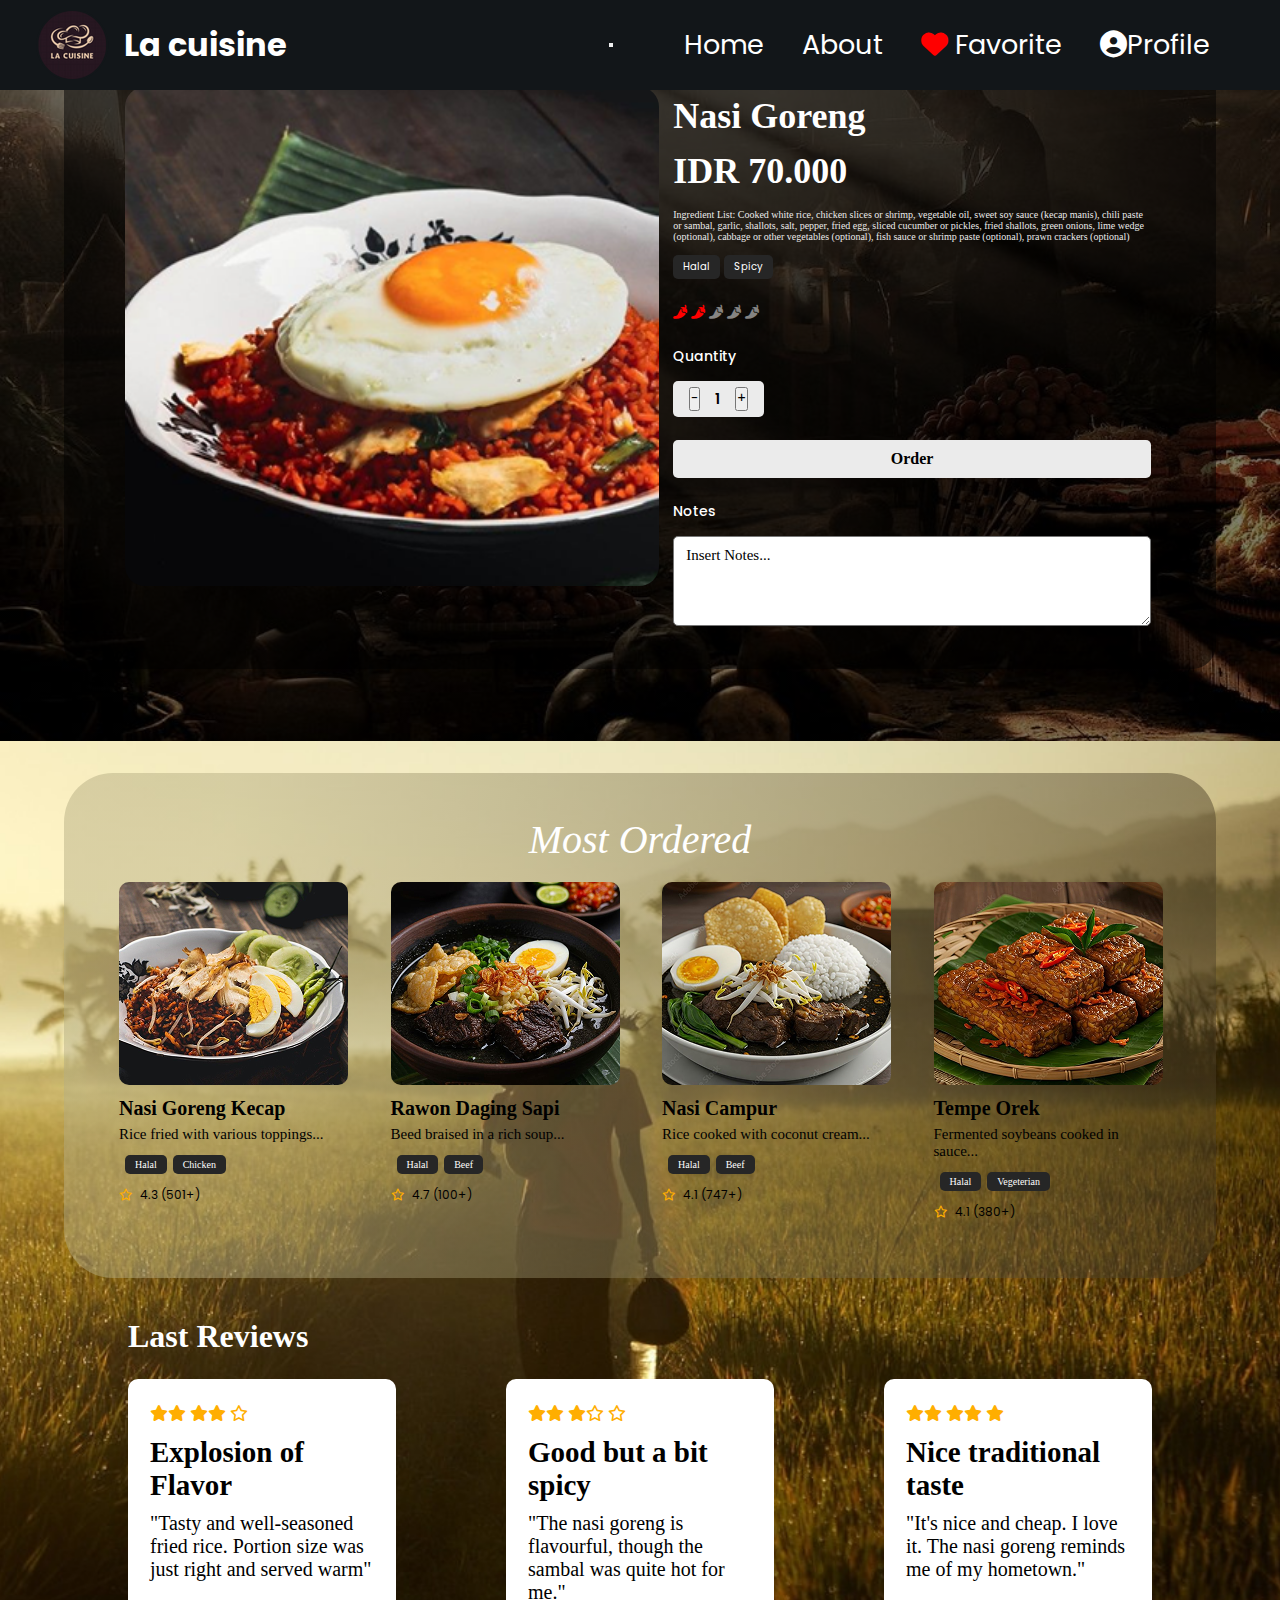
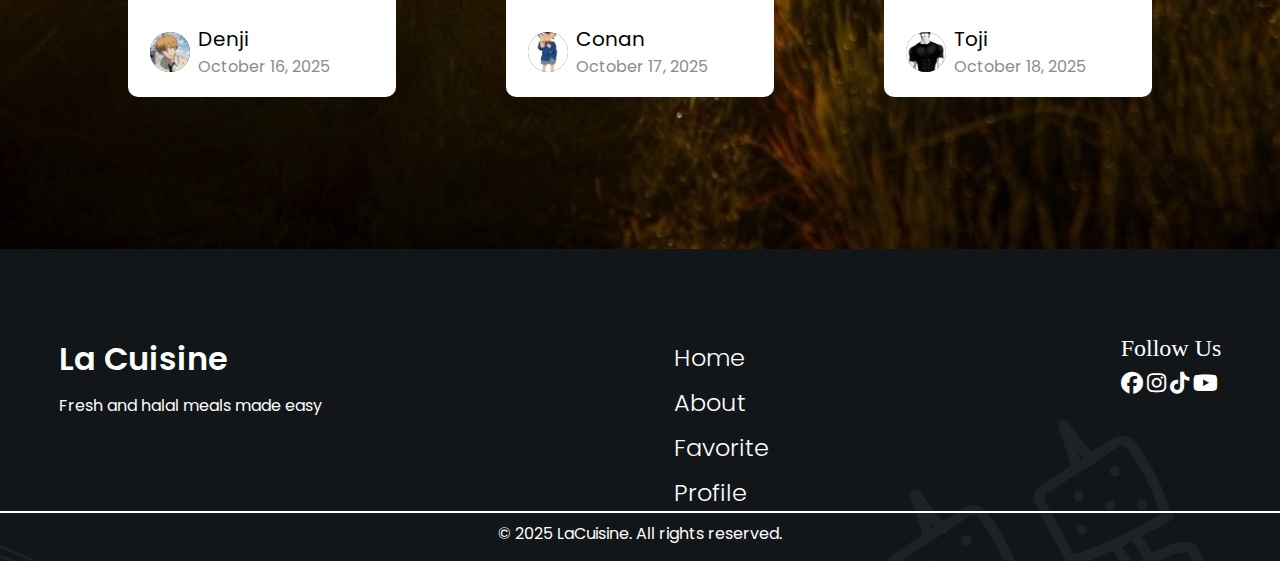
<file: Jeff_tasks/food_details.html>
<!DOCTYPE html>
<html lang="en">
<head>
    <meta charset="UTF-8">
    <meta name="viewport" content="width=device-width, initial-scale=1.0">
    <title>food_details</title>
    <link rel="stylesheet" href="food_details.css"/>

    <link rel="stylesheet" href="https://cdnjs.cloudflare.com/ajax/libs/font-awesome/6.5.0/css/all.min.css">
    <link rel="stylesheet" href="../Mamy_Jean_tasks/style.css">
    <link rel="stylesheet" href="../Mamy_Jean_tasks/header_responsive.css">

    <!-- La Cuisine Font -->

<link rel="preconnect" href="https://fonts.googleapis.com">
<link rel="preconnect" href="https://fonts.gstatic.com" crossorigin>
<link href="https://fonts.googleapis.com/css2?family=Inria+Serif:ital,wght@0,300;0,400;0,700;1,300;1,400;1,700&family=Inter:ital,opsz,wght@0,14..32,100..900;1,14..32,100..900&display=swap" rel="stylesheet">

</head>
<body>
    
<!-- header -->

    <header class="header">
        <nav>
            <div class="logo">
                <img src="../images/logo.png" alt="">
                <h1>La cuisine</h1>
            </div>


            <button class="hamburger" id="hamburger">
                <span></span>
                <span></span>
                <span></span>
            </button>


            <div class="navbar">
                <a href="../Mamy_Jean_tasks/home_MamyJean.html">Home</a>
                <a href="../Mamy_Jean_tasks/home_MamyJean.html#about">About</a>
                <a href="../Dea_tasks/dea_favorite.html"><i class="fa-solid fa-heart"></i> Favorite</a>
                <a href="../Mamy_Jean_tasks/settings.html"><i class="fa-solid fa-circle-user"></i>Profile</a>
            
            </div>
        </nav>

    </header>

    <div class="nav-overlay" id="navOverlay"></div>

<!-- 1/3rd top of the food details -->

<main class="food-detail">
    <section class="one-third-top">
        <div class="card">
            <div class="float-bar"> 
                <img src="../images/image 8.png" alt="Nasi Goreng">
            </div>
            
            <div class="details">
                <h1>Nasi Goreng</h1>
                <p class="pricing">IDR 70.000</p>

                <p class="desc">
                    Ingredient List:
    Cooked white rice, chicken slices or shrimp, vegetable oil, sweet soy sauce (kecap manis), chili paste or sambal, garlic, shallots, salt, pepper, fried egg, sliced cucumber or pickles, fried shallots, green onions, lime wedge (optional), cabbage or other vegetables (optional), fish sauce or shrimp paste (optional), prawn crackers (optional)
                </p>

                <div class="tags">
                    <span class="tag">Halal</span>
                    <span class="tag-spicy">Spicy</span>
                </div>

                <div class="forms">
                    <div class="fire-icon">
                        <i class="fa-solid fa-pepper-hot active"></i>
                        <i class="fa-solid fa-pepper-hot active"></i>
                        <i class="fa-solid fa-pepper-hot"></i>
                        <i class="fa-solid fa-pepper-hot"></i>
                        <i class="fa-solid fa-pepper-hot"></i>
                    </div>
                </div>

                <div class="forms">
                    <label>Quantity</label>
                    <div class="quantity-selector">
                        <button class="minus-button">-</button>
                        <span class="amount">1</span>
                        <button class="plus-button">+</button>
                    </div>
                </div>

                <div class="forms">
                    <button class="order-button">Order</button>
                </div>

                <div class="forms">
                    <label for="notes">Notes</label>
                    <textarea id="notes" placeholder="Insert Notes..."></textarea>
                </div>
            </div>
        </div>
    </section>


    <!-- order popup -->
    <div class="order-popup-overlay" id="order-popup">
        <div class="order-popup">
            <span class="close-popup" id="close-popup">&times;</span>

            <h2>Order Placed!</h2>
            <p>Your Order is Sent Into The Kitchen</p>

            <button class="open-bill-btn" id="open-bill-button">See Ordered Items</button>
        </div>
    </div>

<script>
document.addEventListener("DOMContentLoaded", () => {
    const orderButton   = document.querySelector(".order-button");
    const popupOverlay  = document.getElementById("order-popup");
    const closePopup    = document.getElementById("close-popup");
    const openBillBtn   = document.getElementById("open-bill-button");

    orderButton.addEventListener("click", () => {
        const name     = document.querySelector(".details h1").textContent.trim();
        const price    = document.querySelector(".pricing").textContent.trim();
        const quantity = parseInt(document.querySelector(".amount").textContent.trim(), 10);
        const notes    = document.getElementById("notes").value.trim() || "No notes";
        const imageSrc = document.querySelector(".float-bar img").getAttribute("src");

        const order = {
            name: name,
            price: price,
            quantity: quantity,
            notes: notes,
            imageSrc: imageSrc,
            status: "Processing"
        };

        const existingOrders = JSON.parse(localStorage.getItem("orders") || "[]");
        existingOrders.push(order);
        localStorage.setItem("orders", JSON.stringify(existingOrders));

        popupOverlay.style.display = "flex";
    });

    closePopup.addEventListener("click", () => {
        popupOverlay.style.display = "none";
    });

    popupOverlay.addEventListener("click", (e) => {
        if (e.target === popupOverlay) {
            popupOverlay.style.display = "none";
        }
    });

    openBillBtn.addEventListener("click", () => {
        window.location.href = "./ordered_page.html";
    });
});
</script>


    <!-- middle most ordered section -->
    <div class="most-ordered-n-review-bg">
        <section class="most-ordered">
            <div class="most-ordered-cards">
                <h2 class="most-ordered-title">Most Ordered</h2>

                <div class="popular-dish-cards">
                    <article class="dish-cards">
                        <img src="../images/image 9.png" alt="Nasi Goreng Kecap">
                        <h3>Nasi Goreng Kecap</h3>
                        <p> Rice fried with various toppings...</p>

                        <div class="dish-tag">
                            <span class="tag">Halal</span>
                            <span class="tag">Chicken</span>
                        </div>

                        <div class="dish-rating">
                            <span class="rating">
                                <i class="fa-regular fa-star"></i> 4.3 (501+)
                            </span>
                        </div>
                    </article>

                    <article class="dish-cards">
                        <img src="../images/image 10.png" alt="Rawon Daging Sapi">
                        <h3>Rawon Daging Sapi</h3>
                        <p>Beed braised in a rich soup...</p>

                        <div class="dish-tag">
                            <span class="tag">Halal</span>
                            <span class="tag">Beef</span>
                        </div>

                        <div class="dish-rating">
                            <span class="rating">
                                <i class="fa-regular fa-star"></i> 4.7 (100+)
                            </span>
                        </div>
                    </article>

                    <article class="dish-cards">
                        <img src="../images/image 11.png" alt="Nasi Campur">
                        <h3>Nasi Campur</h3>
                        <p>Rice cooked with coconut cream...</p>

                        <div class="dish-tag">
                            <span class="tag">Halal</span>
                            <span class="tag">Beef</span>
                        </div>

                        <div class="dish-rating">
                            <span class="rating">
                                <i class="fa-regular fa-star"></i> 4.1 (747+)
                            </span>
                        </div>
                    </article>

                    <article class="dish-cards">
                        <img src="../images/image 12.png" alt="Tempe Orek">
                        <h3>Tempe Orek</h3>
                        <p>Fermented soybeans cooked in sauce...</p>

                        <div class="dish-tag">
                            <span class="tag">Halal</span>
                            <span class="tag">Vegeterian</span>
                        </div>

                        <div class="dish-rating">
                            <span class="rating">
                                <i class="fa-regular fa-star"></i> 4.1 (380+)
                            </span>
                        </div>
                    </article>
                </div>

            </div>
        </section>

    <!-- bottom review area-->

        <section class="reviews">
            <h2 class="reviews-title">Last Reviews</h2>

            <div class="reviews-area">
                <article class="review-card">
                    <div class="stars">
                        <i class="fa-solid fa-star"></i><i class="fa-solid fa-star"></i>
                        <i class="fa-solid fa-star"></i><i class="fa-solid fa-star"></i>
                        <i class="fa-regular fa-star"></i>
                    </div>

                    <h3>Explosion of Flavor</h3>
                    <p>"Tasty and well-seasoned fried rice. Portion size was just right and served warm"</p>
                    <div class="reviewer-acc">
                        <div class="user">
                            <img class="reviewer-pfp" src="../images/29e8ddefd7fd94b32e77c06716a78b1d (1).jpg" alt="User Avatar">
                            <div class="user-info">
                                <span class="reviewer-name">Denji</span>
                                <span class="review-date">October 16, 2025</span>
                            </div>
                        </div>
                    </div>
                </article>

                <article class="review-card">
                    <div class="stars">
                        <i class="fa-solid fa-star"></i><i class="fa-solid fa-star"></i>
                        <i class="fa-solid fa-star"></i><i class="fa-regular fa-star"></i>
                        <i class="fa-regular fa-star"></i>
                    </div>

                    <h3>Good but a bit spicy</h3>
                    <p>"The nasi goreng is flavourful, though the sambal was quite hot for me."</p>
                    <div class="reviewer-acc">
                        <div class="user">
                            <img class="reviewer-pfp" src="../images/9dde31869bbbf6b2ca15cafffce9f38e.jpg" alt="User Avatar">
                            <div class="user-info">
                                <span class="reviewer-name">Conan</span>
                                <span class="review-date">October 17, 2025</span>
                            </div>
                        </div>
                    </div>
                </article>

                <article class="review-card">
                    <div class="stars">
                        <i class="fa-solid fa-star"></i><i class="fa-solid fa-star"></i>
                        <i class="fa-solid fa-star"></i><i class="fa-solid fa-star"></i>
                        <i class="fa-solid fa-star"></i>
                    </div>

                    <h3>Nice traditional taste</h3>
                    <p>"It's nice and cheap. I love it. The nasi goreng reminds me of my hometown."</p>
                    <div class="reviewer-acc">
                        <div class="user">
                            <img class="reviewer-pfp" src="../images/54cd7a8b16504a5c364b93b957c11a7a.jpg" alt="User Avatar">
                            <div class="user-info">
                                <span class="reviewer-name">Toji</span>
                                <span class="review-date">October 18, 2025</span>
                            </div>
                        </div>
                    </div>
                </article>
                
            </div>
        </section>
    </div>
</main>


    <!-- footer -->

    <footer>
        <div class="footer-content">
            <div class="footer-element">
                <h1>La Cuisine</h1>
                <p>Fresh and halal meals made easy</p>
            </div>
            <div class="footer-element">
                <div class="link">
                    <a href="../Mamy_Jean_tasks/home_MamyJean.html">Home</a>
                    <a href="../Mamy_Jean_tasks/home_MamyJean.html#about">About</a>
                    <a href="../Dea_tasks/dea_favorite.html">Favorite</a>
                    <a href="../Mamy_Jean_tasks/settings.html">Profile</a>
                </div>
            </div>
            <div class="footer-element">
                <p class="follow">Follow Us</p>
                <div class="icon">
                    <i class="fa-brands fa-facebook"></i>
                    <i class="fa-brands fa-instagram"></i>
                    <i class="fa-brands fa-tiktok"></i>
                    <i class="fa-brands fa-youtube"></i>

                </div>

            </div>
        </div>
        <div class="hr"></div>
        <div class="copyright">
            <p>&copy; 2025 LaCuisine. All rights reserved.</p>
        </div>
    </footer>

<script src="style.js"></script>
<script src="../Mamy_Jean_tasks/humberger_Mamyjean.js"></script>
</body>
</html>
</file>
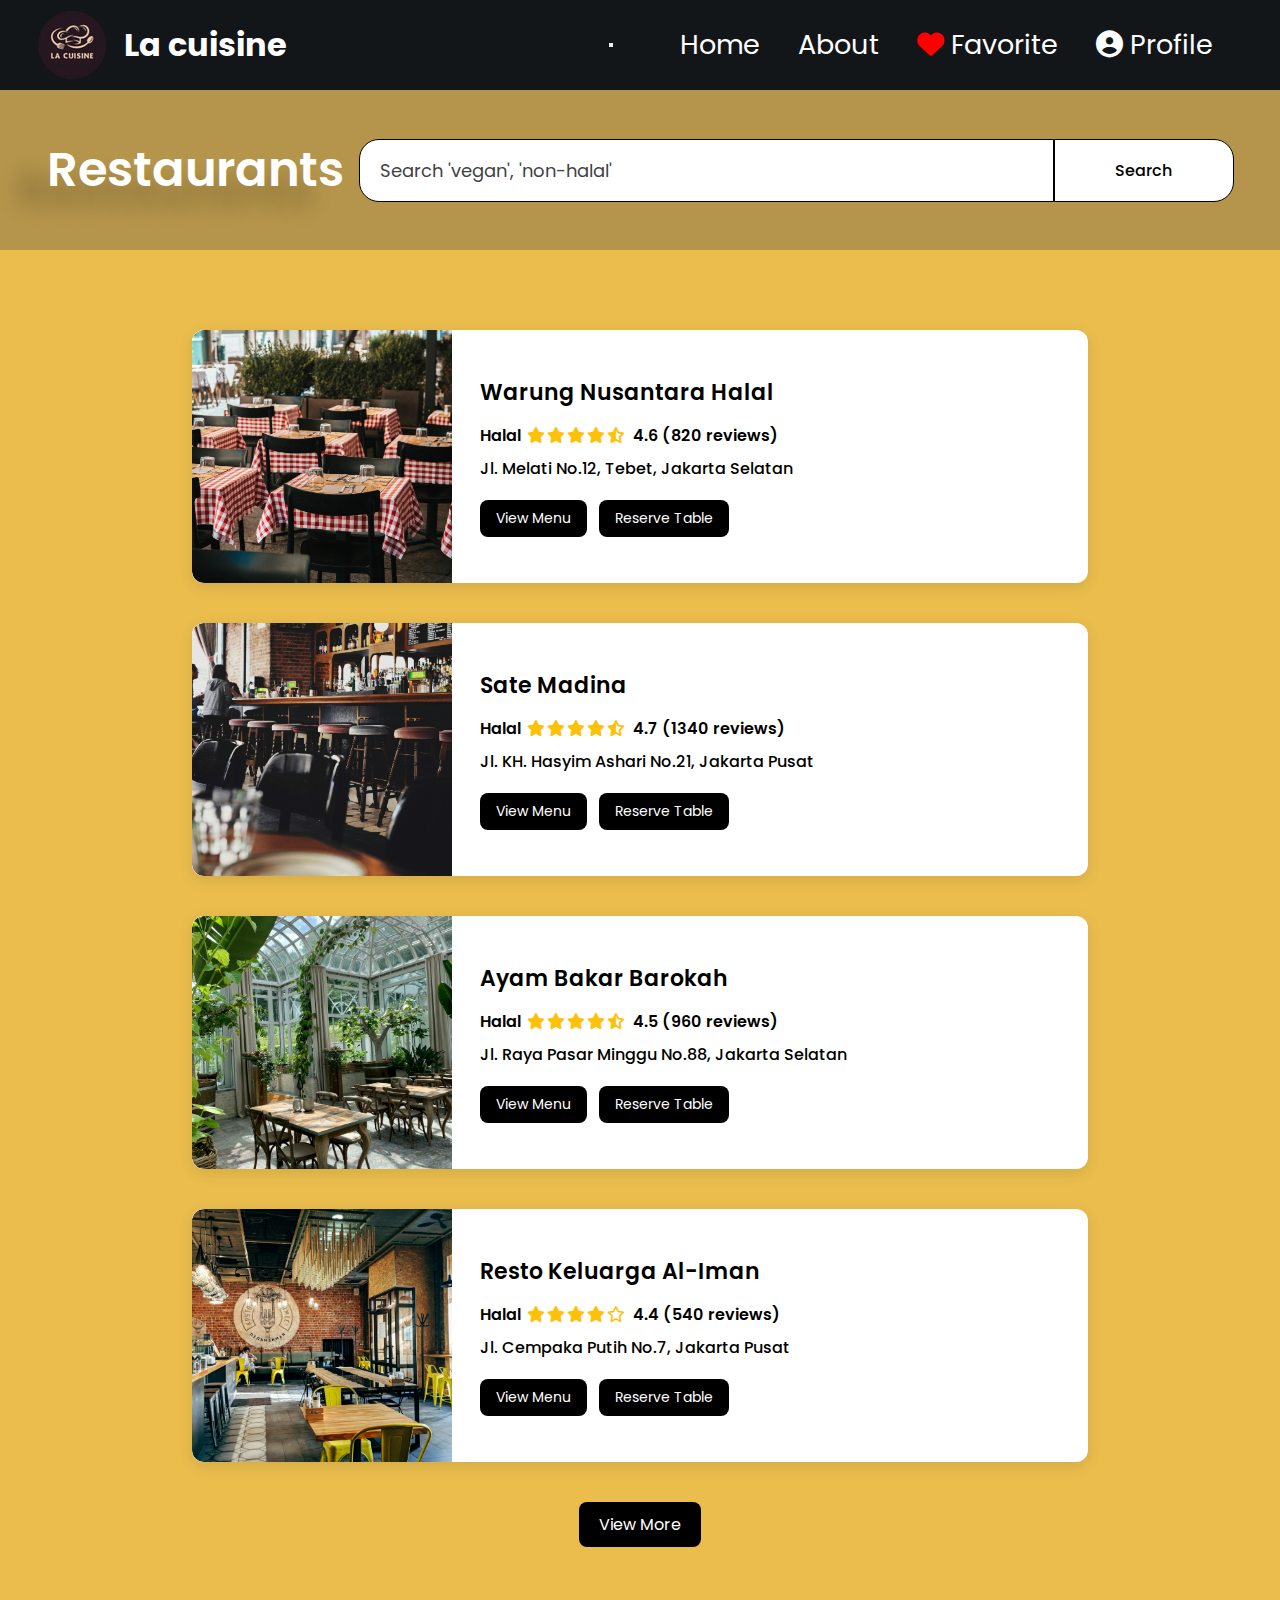
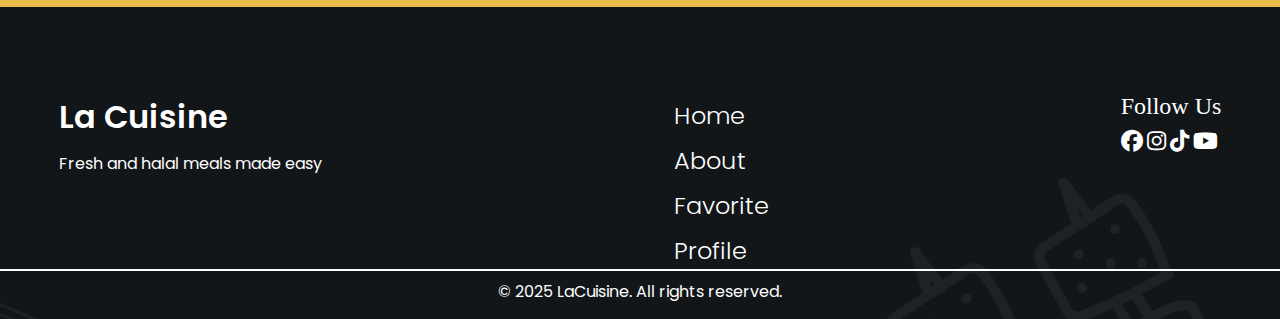
<file: Mamy_Jean_tasks/restaurant_Mamyjean.html>
<!DOCTYPE html>
<html lang="en">

<head>
    <meta charset="UTF-8">
    <meta name="viewport" content="width=device-width, initial-scale=1.0">

    <link rel="stylesheet" href="style.css">
    <link rel="stylesheet" href="restaurant.css">
    <link rel="stylesheet" href="header_responsive.css">
    <link rel="stylesheet" href="https://cdnjs.cloudflare.com/ajax/libs/font-awesome/6.5.0/css/all.min.css">

    <title>Restaurants</title>
</head>

<body>

    <!-- HEADER -->
    <header class="header">
        <nav>
            <div class="logo">
                <img src="../images/logo.png" alt="">
                <h1>La cuisine</h1>
            </div>

            <button class="hamburger" id="hamburger">
                <span></span>
                <span></span>
                <span></span>
            </button>

            <div class="navbar">
                <a href="./home_MamyJean.html">Home</a>
                <a href="./home_MamyJean.html#about">About</a>
                <a href="../Dea_tasks/dea_favorite.html"><i class="fa-solid fa-heart"></i> Favorite</a>
                <a href="./settings.html"><i class="fa-solid fa-circle-user"></i> Profile</a>
            </div>
        </nav>
    </header>

    <div class="nav-overlay" id="navOverlay"></div>

    <!-- MAIN -->
    <main>
        <section id="restaurant">

            <!-- SEARCH BAR -->
            <div class="search-restaurant">
                <h1>Restaurants</h1>

                <div class="input-restaurant">
                    <input id="restaurantSearch" type="text" placeholder="Search 'vegan', 'non-halal'">
                    <button id="restaurantSearchBtn">Search</button>
                </div>

            </div>

            <!-- DYNAMIC LIST -->
            <div id="restaurantList"></div>

            <!-- VIEW MORE BUTTON -->
            <button id="viewMoreBtn" style="
        display:none;
        margin:20px auto;
        padding:10px 20px;
        font-size:16px;
        border-radius:8px;
        background:#000;
        color:#fff;
        border:none;
        cursor:pointer;">
                View More
            </button>

        </section>
    </main>

    <!-- FOOTER -->
    <footer>
        <div class="footer-content">
            <div class="footer-element">
                <h1>La Cuisine</h1>
                <p>Fresh and halal meals made easy</p>
            </div>
            <div class="footer-element">
                <div class="link">
                    <a href="./home_MamyJean.html">Home</a>
                    <a href="./home_MamyJean.html#about">About</a>
                    <a href="../Dea_tasks/dea_favorite.html">Favorite</a>
                    <a href="./settings.html">Profile</a>
                </div>
            </div>
            <div class="footer-element">
                <p class="follow">Follow Us</p>
                <div class="icon">
                    <i class="fa-brands fa-facebook"></i>
                    <i class="fa-brands fa-instagram"></i>
                    <i class="fa-brands fa-tiktok"></i>
                    <i class="fa-brands fa-youtube"></i>
                </div>
            </div>
        </div>
        <div class="hr"></div>
        <div class="copyright">
            <p>&copy; 2025 LaCuisine. All rights reserved.</p>
        </div>
    </footer>

    <!-- JS -->
    <script src="restaurant.js"></script>
    <script src="humberger_Mamyjean.js"></script>

</body>

</html>
</file>
<file: Jeff_tasks/food_details.css>
* {
    box-sizing: border-box;
    margin: 0;
    padding: 0;
    text-decoration: none;
}



body {
    font-family: Poppins, sans-serif;
    background-color: #020d16;
    
}


.main-header,
.setting,
.footer-image {
    margin: 0 auto;
}

/* food detail */

.food-detail {
    
    color: #ffffff;
    font-family: Poppins, sans-serif;
    background-color: #020d16;
}

/* main 1/3rd top */

.one-third-top {
    padding: 48px 64px 72px;
    display: flex;
    justify-content: center;
    background: linear-gradient(0deg, rgba(0, 0, 0, 0.50) 0%, rgba(0, 0, 0, 0.50) 100%), url(../images/2202ff35d89517bacb6b315c45244a83.jpg) lightgray -2.168px -15.759px / 100% 160.108% no-repeat;
    background-size: cover;
    background-position: center;
}

.one-third-top .card {
    display: grid;
    grid-template-columns: minmax(0, 1.1fr) minmax(0, 1fr);
    width: 1200px;
    padding: 39px 61px;
    flex-direction: column;
    align-items: flex-start;
    gap: 10px;
    border-radius: 24px;
    background: rgba(0, 0, 0, 0.50);
}

.float-bar {
    border-radius: 20px;
    overflow: hidden;
}

.float-bar img {
    width: 100%;
    height: 499px;
    object-fit: cover;
    display: block;
}

.details {
    display: flex;
    flex-direction: column;
    gap: 13px;
    padding: 8px 4px 4px;
}

.details h1 {
    font-family: Poppins sans-serif;
    font-size: 36px;
    font-weight: 700;
}

.pricing {
    font-size: 36px;
    font-weight: 600;
    margin-bottom: 4px;
    font-family: Poppins sans-serif;
}

.desc {
    font-family: Poppins sans-serif;
    font-size: 10px;
    overflow-y: auto;
    padding-right: 4px;
    color: #ebebeb;
}

.tags {
    display: flex;
    flex-wrap: wrap;
    gap: 4px;
    font-family: Poppins sans-serif;
}

.tag,
.tag-spicy {
    display: inline-flex;
    align-items: center;
    padding: 4px 10px;
    font-size: 10px;
    border-radius: 5px;
    background: #262626;
}

.forms {
    margin-top: 10px;
    display: flex;
    flex-direction: column;
    gap: 14px;
    font-family: Poppins sans-serif;
    font-size: 14px;
}

.forms label {
    font-weight: 500;
}

.fire-icon .fa-pepper-hot {
    color: rgba(255, 255, 255, 0.50)
}

.fire-icon .fa-pepper-hot.active {
    color: red;
}

.quantity-selector {
    display: inline-flex;
    align-items: center;
    gap: 15px;
    padding: 6px 16px;
    border-radius: 5px;
    background-color: #ebebeb;
    width: fit-content;
}

.plus-button .minus-button {
    width: 15px;
    height: 15px;
    border-radius: 5px;
    border: none;
    color: #000000;
    background-color: #ebebeb;
    font-size: 18px;
    display: inline-flex;
    align-items: center;
    justify-content: center;
}

.plus-button .minus-button:hover {
    cursor: pointer;
}

.quantity-selector .amount {
    text-align: center;
    font-weight: 600;
    color: #000000;
}

.order-button {
    padding: 10px 16px;
    border-radius: 5px;
    border: none;
    background: #ebebeb;
    font-weight: 600;
    font-family: Poppins sans-serif;
    font-size: 16px;
}

.order-button:hover {
    cursor: pointer;
}

.order-button:active {
    background-color: #f6c453;
    transform: scale(0.97);
}


#notes {
    min-height: 90px;
    padding: 10px 12px;
    border-radius: 5px;
    font-family: Poppins sans-serif;
    font-size: 15px;
    resize: vertical;
}

#notes::placeholder {
    color: #000000;
}

#notes:focus {
    outline: 2px solid #f6c453;
    outline-offset: 2px;
}

.most-ordered-n-review-bg {
    padding: 32px 64px 72px;
    background-image: url(../images/c26bcefc904e815b4b90657528408c2f.jpg);
    background-size: cover;
    background-repeat: no-repeat;
    background-position: center;
}

.most-ordered-cards {
    max-width: 1376px;
    margin: 0 auto;
    padding: 43px 43px 43px;
    border-radius: 49px;
    background: linear-gradient(98deg, rgba(181, 173, 130, 0.49) 14.12%, rgba(34, 20, 2, 0.49) 127.74%);
}

.most-ordered-title {
    text-align: center;
    font-family: Poppins sans-serif;
    font-style: italic;
    font-size: 40px;
    font-weight: 500;
}

.popular-dish-cards {
    margin-top: 9px;
    display: grid;
    grid-template-columns: repeat(4, minmax(0, 1fr));
    gap: 20px;
}

.dish-cards {
    overflow: hidden;
    padding: 10px 12px 14px;
    display: flex;
    flex-direction: column;
    gap: 6px;
}

.dish-cards img {
    width: 229px;
    height: 203px;
    border-radius: 10px;
}

.dish-cards h3 {
    font-size: 20px;
    font-family: Poppins sans-serif;
    margin-top: 6px;
    color: #000000;
}

.dish-cards p {
    font-size: 15px;
    font-family: Poppins sans-serif;
    font-weight: 300;
    color: #000000;
}

.dish-tag {
    display: flex;
    flex-wrap: wrap;
    gap: 6px;
    margin: 6px;
}

.dish-tag .tag {
    font-size: 10px;
    font-family: Poppins sans-serif;
}

.dish-rating {
    display: flex;
    align-items: center;
    justify-content: space-between;
    font-size: 12px;
    color: #000000;
}

.rating i {
    margin-right: 4px;
    color: #ffae00;
}

.reviews {
    padding: 40px 64px 80px;
}

.reviews-title {
    text-align: left;
    max-width: 1200px;
    margin: 0 auto;
    margin-bottom: 24px;
    font-family: Poppins sans-serif;
    font-size: 32px;
    font-weight: 600;
}

.reviews-area {
    max-width: 1200px;
    margin: 0 auto;
    display: grid;
    grid-template-columns: repeat(3, minmax(0, 1fr));
    gap: 110px;
}

.review-card {
    background-color: #ffffff;
    border-radius: 10px;
    padding: 22px 22px 18px;
    display: flex;
    flex-direction: column;
    gap: 10px;
}

.review-card .stars {
    color: #ffae00;
}

.review-card h3 {
    font-size: 29px;
    font-family: Poppins sans-serif;
    font-weight: 600;
    color: #000000;
}

.review-card p {
    font-size: 20px;
    font-family: Poppins sans-serif;
    font-weight: 500;
    color: #000000;
}

.reviewer-acc {
    margin-top: auto;
    padding-top: 10px;
    display: flex;
    align-items: center;
    justify-content: flex-start;
    gap: 10px;
    font-size: 20px;
    font-family: Poppins sans-serif;
    color: #000000;
}


.reviewer-acc .user {
    display: flex;
    align-items: center;
    gap: 8px;
}

.user-info {
    display: flex;
    flex-direction: column;
}

.review-date {
    font-size: 16px;
    color: #8c8c8c;
    font-weight: 400;
}


.reviewer-pfp {
    width: 40px;
    height: 40px;
    border-radius: 30px;
    object-fit: cover;
    background: #3a3a3a;
}



/* popup */
.order-popup-overlay {
    position: fixed;
    top: 0;
    left: 0;
    width: 100%;
    height: 100%;
    background: rgba(0, 0, 0, 0.65);
    display: none;
    justify-content: center;
    align-items: center;
    z-index: 2000;
}

.order-popup {
    width: 330px;
    background: #ffffff;
    padding: 28px 32px;
    border-radius: 18px;
    text-align: center;
    color: #000;
    position: relative;
    animation: popScale 0.25s ease;
}

.close-popup {
    position: absolute;
    top: 12px;
    right: 16px;
    font-size: 24px;
    cursor: pointer;
    font-weight: bold;
}

.open-bill-btn {
    margin-top: 18px;
    background: #ffc857;
    padding: 12px 20px;
    border: none;
    border-radius: 12px;
    font-weight: 600;
    font-size: 16px;
    cursor: pointer;
    transition: 0.2s;
}

.open-bill-btn:hover {
    background: #e7b03e;
}

@keyframes popScale {
    0% {
        transform: scale(0.7);
        opacity: 0;
    }

    100% {
        transform: scale(1);
        opacity: 1;
    }
}


/* responsive */
/* Tablet */

@media (max-width: 1024px) {
    .header nav {
        padding: 0 20px;
    }

    nav .logo {
        padding: 16px 0;
    }

    nav .navbar {
        width: auto;
        gap: 24px;
        padding: 16px 0;
        height: auto;
    }

    .navbar a {
        font-size: 22px;
    }

    /* ---------- HERO / NAV-ELEMENT ---------- */
    .nav-element {
        height: 70vh;
        padding: 0 40px;
    }

    .nav-element h1 {
        font-size: 44px;
        width: 100%;
    }

    .one-third-top {
        padding: 40px 32px 60px;
    }

    .one-third-top .card {
        grid-template-columns: minmax(0, 1fr);
    }

    .popular-dish-cards {
        grid-template-columns: repeat(2, minmax(0, 1fr));
    }

    .reviews {
        padding: 0 16px;
    }

    .reviews-area {
        display: flex;
        flex-direction: column;
        gap: 20px;
    }

    .review-card {
        width: 100%;
        margin: 0 auto;
    }

}



/* mobile */

@media (max-width: 600px) {

    .one-third-top {
        padding: 24px 16px 36px;
    }

    .one-third-top .card {
        padding: 20px;
        width: 100%;
        grid-template-columns: 1fr;
        gap: 20px;
        border-radius: 18px;
    }

    .float-bar img {
        height: 260px;
    }

    .details h1 {
        font-size: 26px;
    }

    .pricing {
        font-size: 22px;
    }

    .desc {
        max-height: 90px;
        font-size: 11px;
    }

    .quantity-selector {
        font-size: 14px;
        gap: 12px;
        padding: 4px 14px;
    }

    .plus-minus-button {
        width: 26px;
        height: 26px;
        font-size: 16px;
    }

    .order-button {
        font-size: 14px;
        padding: 8px 12px;
    }

    #notes {
        font-size: 13px;
        min-height: 70px;
    }

    .most-ordered-n-review-bg {
        padding: 20px 16px 32px;
    }

    .most-ordered-cards {
        padding: 20px;
        border-radius: 24px;
    }

    .most-ordered-title {
        font-size: 28px;
    }

    .popular-dish-cards {
        display: flex;
        overflow-x: auto;
        scroll-snap-type: x mandatory;
        gap: 14px;
        padding-bottom: 10px;
    }

    .dish-cards {
        min-width: 185px;
        background: #ffffffb4;
        padding: 8px;
        border-radius: 12px;
        scroll-snap-align: start;
    }

    .dish-cards img {
        width: 100%;
        height: 150px;
        object-fit: cover;
    }

    .reviews {
        padding: 20px 16px 32px;
    }

    .reviews-title {
        font-size: 26px;
    }

    .reviews-area {
        grid-template-columns: 1fr;
        gap: 24px;
    }

    .review-card {
        padding: 16px;
        border-radius: 12px;
    }

    .review-card h3 {
        font-size: 20px;
    }

    .review-card p {
        font-size: 14px;
        line-height: 1.4;
    }

    .reviewer-acc {
        font-size: 14px;
    }

    .review-date {
        font-size: 12px;
    }

    .reviewer-pfp {
        width: 34px;
        height: 34px;

    }

}
</file>
<file: Mamy_Jean_tasks/style.css>
@import url('https://fonts.googleapis.com/css2?family=Poppins:ital,wght@0,100;0,200;0,300;0,400;0,500;0,600;0,700;0,800;0,900;1,100;1,200;1,300;1,400;1,500;1,600;1,700;1,800;1,900&display=swap');

* {
    margin: 0;
    padding: 0;
    box-sizing: border-box;
    text-decoration: none;
    font-family: "Poppins", sans-serif;
}

a {
    color: white;
}

.header nav {
    background-color: #121619;
    display: flex;
    justify-content: space-between;
    height: 90px;
    position: fixed;
    right: 0;
    left: 0;
    top: 0;
    z-index: 1;
    align-items: center;
    color: #FFF;

}

.logo {
    display: flex;
    padding: 23px 12px;
    align-items: center;
    flex: 1 0 0;
}

nav .logo img {
    width: 112px;
    height: 68px;
    aspect-ratio: 28/17;
}

nav .navbar {
    display: flex;
    width: 667px;
    height: 111px;
    padding: 28px 8px;
    justify-content: center;
    align-items: center;
    gap: 38px;
}

.navbar a {
    font-size: 27px;
}

.navbar .fa-heart {
    color: red;
}

.nav-element {
    background:
        linear-gradient(rgba(0, 0, 0, 0.658), rgba(0, 0, 0, 0.562)),
        url("../images/nav-element.png");

    background-size: cover;
    background-position: center;
    height: 80vh;
    display: flex;
    justify-content: center;
    align-items: center;
    gap: 222px;
}

.nav-element h1 {
    color: #FFF;
    text-align: center;
    font-family: Inter;
    font-size: 64px;
    width: 690px;
    font-style: normal;
    font-weight: 700;
}

#recommended {
    background:
        url("../images/recommended.png") 50% / cover no-repeat,
        #EABD4D;
    height: 669px;
}

#recommended h1 {
    color: #FFF;
    font-family: Inter;
    font-size: 64px;
    font-style: italic;
    font-weight: 600;
    line-height: normal;
    text-align: center;
    padding-top: 30px;
}





/* =========================
   RECOMMENDED SECTION
========================= */

.recommended-grid {
    display: grid;
    grid-template-columns: repeat(4, 320px);
    justify-content: center;
    gap: 24px;
    margin-top: 30px;
}

.recommended-card {
    background: white;
    border-radius: 16px;
    overflow: hidden;
    transition: transform 0.2s ease;
    display: flex;
    flex-direction: column;
    height: 100%;
}

.recommended-card:hover {
    transform: translateY(-4px);
}

.recommended-card img {
    width: 100%;
    height: 180px;
    object-fit: cover;
    flex-shrink: 0;
}

.recommended-content {
    padding: 16px;
    flex: 1;
    display: flex;
    flex-direction: column;
}

.recommended-content h3 {
    font-size: 18px;
    font-weight: 600;
    margin-bottom: 6px;
}

.recommended-content .category {
    font-size: 14px;
    margin-bottom: 8px;
}

.recommended-content .address {
    font-size: 13px;
    color: #555;
    margin-bottom: 0;
    flex: 1;
}


.recommended-card .btn {
    padding: 16px;
    display: flex;
    gap: 12px;
    margin-top: 0;
    border-top: 1px solid #eee;
}

.recommended-card .btn button {
    background: #000;
    color: #FFF;
    border: none;
    padding: 10px 16px;
    border-radius: 8px;
    cursor: pointer;
    font-size: 14px;
    flex: 1;
    min-width: 0;
    text-align: center;
}

.recommended-card .btn button:hover {
    background: #333;
}

.explore a {
    display: flex;
    gap: 5px;
}

.explore {
    margin-top: 30px;
    display: flex;
    align-items: center;
    justify-self: flex-end;
    background-color: #000;
    color: white;
    padding: 10px;
    border-radius: 8px;
    cursor: pointer;
    max-width: 160px;
    width: 100%;
    margin-right: 200px;
}

#about {
    background:
        linear-gradient(rgba(0, 0, 0, 0.858), rgba(0, 0, 0, 0.862)),
        url("../images/about.png");
    background-size: cover;
    background-position: center;
    height: 100vh;
    object-fit: cover;
}

.about-title {
    display: flex;
    height: 153px;
    padding: 18px 98px;
    justify-content: center;
    align-items: center;
    gap: 10px;
    align-self: stretch;
    color: white;
}

.about-element .image {
    width: 510px;
    height: 312px;
}

.about-element .image img {
    width: 100%;
    height: 100%;
    object-fit: cover;
    border-radius: 10px;
}

.about-element {
    display: flex;
    justify-content: center;
    color: #FFF;
    gap: 120px;
}

.about-element .content {
    width: 396px;
    height: 306px;
    display: flex;
    flex-direction: column;

    justify-content: center;
}

.about-element .content h2 {
    color: #FFF;
    font-family: Poppins sans-serif;
    font-size: 28px;
    font-style: normal;
    margin-bottom: 10px;
    font-weight: 600;
    line-height: normal;
}

.about-element .content p {
    color: #FFF;
    font-family: Poppins sans-serif;
    font-size: 20px;
    font-style: normal;
    font-weight: 300;
    line-height: normal;
}

.about-element1 {
    display: flex;
    flex-direction: row-reverse;
    margin-top: 20px;
    gap: 130px;
}

#services {
    position: relative;
    background: #EABD4D;
    height: 450px;
    overflow: hidden;
}

#services::before {
    content: "";
    position: absolute;
    inset: 0;
    background: url("../images/services.png") center/cover no-repeat;
    opacity: 0.17;
    z-index: 0;
}

.service-title h1 {
    color: #171717;
    font-family: Poppins;
    font-size: 64px;
    font-style: normal;
    font-weight: 600;
    line-height: normal;
    text-align: center;
}

.services-content {
    display: flex;
    justify-content: center;
    gap: 80px;
    width: 1039px;
    margin: auto auto;
    height: 202px;
    margin-top: 40px;
}

.services-content .items h3 {
    width: 200px;
    color: #171717;
    font-family: Poppins;
    font-size: 24px;
    font-style: normal;
    font-weight: 600;
    line-height: normal;
}

.services-content .items p {
    color: #171717;
    width: 210px;
    font-family: Poppins;
    font-size: 20px;
    font-style: normal;
    font-weight: 400;
    line-height: normal;
}

footer {
    background:
        url("../images/footer.png") 50% / cover no-repeat;
    height: 312px;
}

.footer-content {
    height: 100%;
    display: flex;
    justify-content: center;
    align-items: center;
    gap: 22em;

}

.footer-element {

    height: 140px;
    color: #FFF;

}

.footer-element .link {
    display: flex;
    flex-direction: column;
}

.footer-element .link a {
    font-size: 24px;
    font-style: normal;
    font-weight: 300;
    color: #FFF;
    padding: 5px 0;

}

.footer-element h1 {

    font-size: 32px;
    font-style: normal;
    font-weight: 600;
    margin-bottom: 10px;
}

.footer-element .icon {
    margin-top: 10px;
}

.footer-element .icon i {
    font-size: 22px;
}

.footer-element .follow {
    font-size: 24px;
    font-style: normal;
    font-weight: 400;
    font-family: Poppins sans-serif;
}

.hr {
    border-bottom: 2px solid #FFF;
    margin-top: -50px;
    width: 100%;
}

.copyright {
    color: #FFF;
    display: flex;
    justify-content: center;
    align-items: center;
    height: 40px;
}

/* =========================
    TABLET (≈ 1024px )
   ========================= */
@media (max-width: 1024px) {

    /* ---------- NAV ---------- */
    .header nav {
        padding: 0 20px;
    }

    nav .logo {
        padding: 16px 0;
    }

    nav .navbar {
        width: auto;
        gap: 24px;
        padding: 16px 0;
        height: auto;
    }

    .navbar a {
        font-size: 22px;
    }

    /* ---------- HERO / NAV-ELEMENT ---------- */
    .nav-element {
        height: 70vh;
        padding: 0 40px;
    }

    .nav-element h1 {
        font-size: 44px;
        width: 100%;
    }

    /* ---------- RECOMMENDED ---------- */
    #recommended {
        height: auto;
        padding-bottom: 40px;
    }

    .recommended-element {
        flex-wrap: wrap;
        gap: 24px;
    }

    .explore {
        margin-right: 40px;
    }

    .recommended-grid {
        grid-template-columns: repeat(2, 1fr);
    }

    /* ---------- ABOUT ---------- */
    #about {
        height: auto;
        padding-bottom: 40px;
    }

    .about-element,
    .about-element1 {
        gap: 40px;
    }

    .about-element .image,
    .about-element .content {
        width: 45%;
        height: auto;
    }

    .about-element .content p {
        font-size: 18px;
    }

    /* ---------- SERVICES ---------- */
    #services {
        height: auto;
        padding: 40px 0 60px;
    }

    .services-content {
        width: 90%;
        gap: 40px;
        flex-wrap: wrap;
        height: auto;
    }

    .services-content .items {
        max-width: 260px;
    }

    footer {
        height: auto;
        padding-top: 30px;
    }

    .footer-content {
        display: flex;
        flex-wrap: wrap;
        gap: 3rem;
        justify-content: space-between;
        align-items: flex-start;
        padding: 0 24px 20px;
    }

    .footer-element {
        flex: 1 1;
    }

    .footer-element h1 {
        font-size: 30px;
    }

    .footer-element .link a {
        font-size: 20px;
    }

    .footer-element .follow {
        font-size: 22px;
    }

    .hr {
        margin-top: 12px;
    }

    .copyright {
        text-align: center;
        padding-bottom: 12px;
        font-size: 14px;
    }
}




@media (max-width: 760px) {

    .recommended-grid {
        grid-template-columns: 1fr;
    }

    .nav-element {
        height: 60vh;
        padding: 0 16px;
        text-align: center;
    }

    .nav-element h1 {
        font-size: 28px;
        width: 100%;
    }

    /* --- Recommended --- */
    #recommended h1 {
        font-size: 32px;
        padding: 20px 10px 0;
        text-align: center;
    }

    .recommended-element {
        flex-direction: column;
        align-items: center;
        gap: 20px;
        margin-top: 24px;
    }

    .recommended-element .items {
        width: 80%;
    }

    .recommended-element .items .img,
    .recommended-element .items .content {
        width: 100%;
    }

    .explore {
        margin: 24px auto 0;
        justify-content: center;
        width: 150px;
    }

    /* --- About --- */
    .about-title {
        padding: 24px 16px 8px;
        text-align: center;
    }

    .about-title h1 {
        font-size: 32px;
    }

    .about-element,
    .about-element1 {
        flex-direction: column;
        align-items: center;
        gap: 20px;
        padding: 0 16px 24px;
    }

    .about-element .image {
        width: 300px;
        height: 300px;
    }

    .about-element .image img {
        width: 100%;
        height: 100%;
        object-fit: cover;
        border-radius: 10px;
    }

    .about-element .image,
    .about-element .content {
        width: 100%;
    }

    .about-element .content h2 {
        font-size: 22px;
    }

    .about-element .content p {
        font-size: 16px;
    }

    /* --- Services --- */
    .service-title h1 {
        font-size: 32px;
        padding: 16px;
        text-align: center;
    }

    .services-content {
        flex-direction: column;
        align-items: center;
        width: 90%;
        gap: 24px;
        margin-top: 24px;
    }

    .services-content .items {
        text-align: center;
    }

    .services-content .items h3,
    .services-content .items p {
        width: 100%;
    }

    /* --- Footer --- */
    .footer-content {
        flex-direction: column;
        gap: 24px;
        padding: 0 16px 20px;
        text-align: center;
        display: flex;
        align-items: center;
    }

    .footer-element .link {
        align-items: center;
    }

    .footer-element h1 {
        font-size: 26px;
    }

    .footer-element .link a {
        font-size: 18px;
    }

    .footer-element .follow {
        font-size: 20px;
    }

    .hr {
        margin-top: 10px;
    }

    .copyright {
        font-size: 12px;
        padding-bottom: 12px;
    }
}
</file>
<file: Mamy_Jean_tasks/header_responsive.css>
@media (max-width: 1024px) {
    #restaurant{
        padding: 0 0;
    }

    /* --- NAV --- */
    .header nav {
        display: flex;
        flex-direction: row;
        align-items: center;
        justify-content: space-between;
        height: 70px;
        padding: 0 16px;
        width: 100%;
        position: relative;
    }

    nav .logo img {
        width: 80px;
        height: auto;
    }

    /* show hamburger */
    .hamburger {
        display: flex;
        flex-direction: column;
        justify-content: center;
        gap: 4px;
        width: 32px;
        height: 32px;
        background: transparent;
        border: none;
        cursor: pointer;
        padding: 0;
        z-index: 20;
    }

    .hamburger span {
        display: block;
        height: 3px;
        width: 100%;
        border-radius: 999px;
        background: #fff;
        /* <-- BLANC maintenant */
        transition: transform 0.2s ease, opacity 0.2s ease;
    }

    /* animation croix */
    .hamburger.is-active span:nth-child(1) {
        transform: translateY(7px) rotate(45deg);
    }

    .hamburger.is-active span:nth-child(2) {
        opacity: 0;
    }

    .hamburger.is-active span:nth-child(3) {
        transform: translateY(-7px) rotate(-45deg);
    }

    /* --- SIDEBAR MENU --- */

    .navbar {
        position: absolute;
        top: 70px;
        left: 0;
        right: 0;
        width: 100%;
        background: #121619;
        box-shadow: 2px 0 12px rgba(0, 0, 0, 0.25);
        max-width: 100vw;
        display: flex;
        flex-direction: column;
        justify-content: center;
        padding: 0 24px;
        gap: 24px;
        transform: translateX(-100%);
        transition: transform 0.25s ease;

    }

    .navbar.nav-open {
        transform: translateX(0);
    }

    .navbar a {
        font-size: 22px;
        padding: 6px 0;
        color: #fff;
    }
}
</file>
<file: Mamy_Jean_tasks/restaurant.css>
@import url('https://fonts.googleapis.com/css2?family=Poppins:ital,wght@0,100;0,200;0,300;0,400;0,500;0,600;0,700;0,800;0,900;1,100;1,200;1,300;1,400;1,500;1,600;1,700;1,800;1,900&display=swap');


/* --- SECTION RESTAURANT --- */
#restaurant {
    background: #EABD4D;
    padding: 90px 0;
    background-size: cover;
    background-repeat: no-repeat;
    background-position: center;
    min-height: 100vh;
    padding-bottom: 40px;
}

.search-restaurant {
    display: flex;
    height: 160px;
    padding: 0 73px;
    justify-content: center;
    align-items: center;
    flex-shrink: 0;
    color: #FFF;
    background: rgba(98, 87, 71, 0.39);
    gap: 15px;
}

.search-restaurant h1 {
    color: #FFF;
    text-align: center;
    text-shadow: -30px 21px 21.8px rgba(0, 0, 0, 0.23);
    font-family: "Poppins", sans-serif;
    font-size: 48px;
    font-weight: 600;
}

.search-restaurant .input-restaurant {
    display: flex;
    align-items: center;
}

.search-restaurant .input-restaurant input {
    border-radius: 20px 0 0 20px;
    border: 1px solid #000;
    background: #FFF;
    width: 695px;
    height: 63px;
    padding: 0 20px;
    font-size: 18px;
}

.search-restaurant .input-restaurant input::placeholder {
    color: #424242;
    font-family: "Poppins", sans-serif;
    font-size: 18px;
    font-weight: 400;
}

.search-restaurant .input-restaurant button {
    border-radius: 0 20px 20px 0;
    border: 1px solid #000;
    background: #FFF;
    width: 180px;
    height: 63px;
    padding: 6px 24px;
    cursor: pointer;
    font-size: 16px;
    font-weight: 500;
}


#restaurantList {
    padding-top: 40px;
}


.restaurant-element {
    width: 70%;
    max-width: 900px;
    background: #FFF;
    margin: 40px auto;
    border-radius: 12px;
    display: flex;
    overflow: hidden;
    box-shadow: 0 4px 15px rgba(0, 0, 0, 0.1);
    font-family: "Poppins", sans-serif;
}


.restaurant-element .image {
    width: 260px;
    height: 253px;
    background: #FFF;
}

.restaurant-element .image img {
    width: 100%;
    height: 100%;
    object-fit: cover;
    border-radius: 12px 0 0 12px;
}


.restaurant-element .content {
    flex: 1;
    padding: 24px 28px;
    display: flex;
    flex-direction: column;
    justify-content: center;
    gap: 10px;
}

.restaurant-element .content h2 {
    font-size: 22px;
    font-weight: 600;
    margin-bottom: 4px;
}


.rating {
    display: flex;
    align-items: center;
    gap: 6px;
    font-size: 16px;
}

.rating span {
    font-weight: 600;
}

.rating .stars i {
    color: #FFC107;
    margin-right: 2px;
}

.rating .score {
    font-weight: 600;
}


.restaurant-element .adress {
    font-size: 16px;
    font-weight: 500;
    color: #000;
    line-height: 1.4;
}

/* BUTTONS */
.restaurant-element .btn {
    margin-top: 10px;
    display: flex;
    gap: 12px;
}

.restaurant-element .btn button {
    background: #000;
    color: #FFF;
    border: none;
    padding: 8px 16px;
    border-radius: 8px;
    cursor: pointer;
    font-size: 14px;
}

.restaurant-element .btn button:hover {
    background: #333;
}


.hidden {
    display: none !important;
}

/* --- RESPONSIVE --- */
@media (max-width: 1024px) {
    #restaurant {
        padding: 0 0;
    }


    .search-restaurant {
        flex-direction: column;
        height: auto;
        padding: 20px;
    }

    .search-restaurant h1 {
        font-size: 32px;
    }

    .search-restaurant .input-restaurant {
        width: 100%;
    }

    .search-restaurant .input-restaurant input {
        width: 100%;
    }

    .restaurant-element {
        flex-direction: column;
        width: 90%;
    }

    .restaurant-element .image {
        width: 100%;
        height: 220px;
    }

    .restaurant-element .image img {
        border-radius: 12px 12px 0 0;
    }
}
</file>
